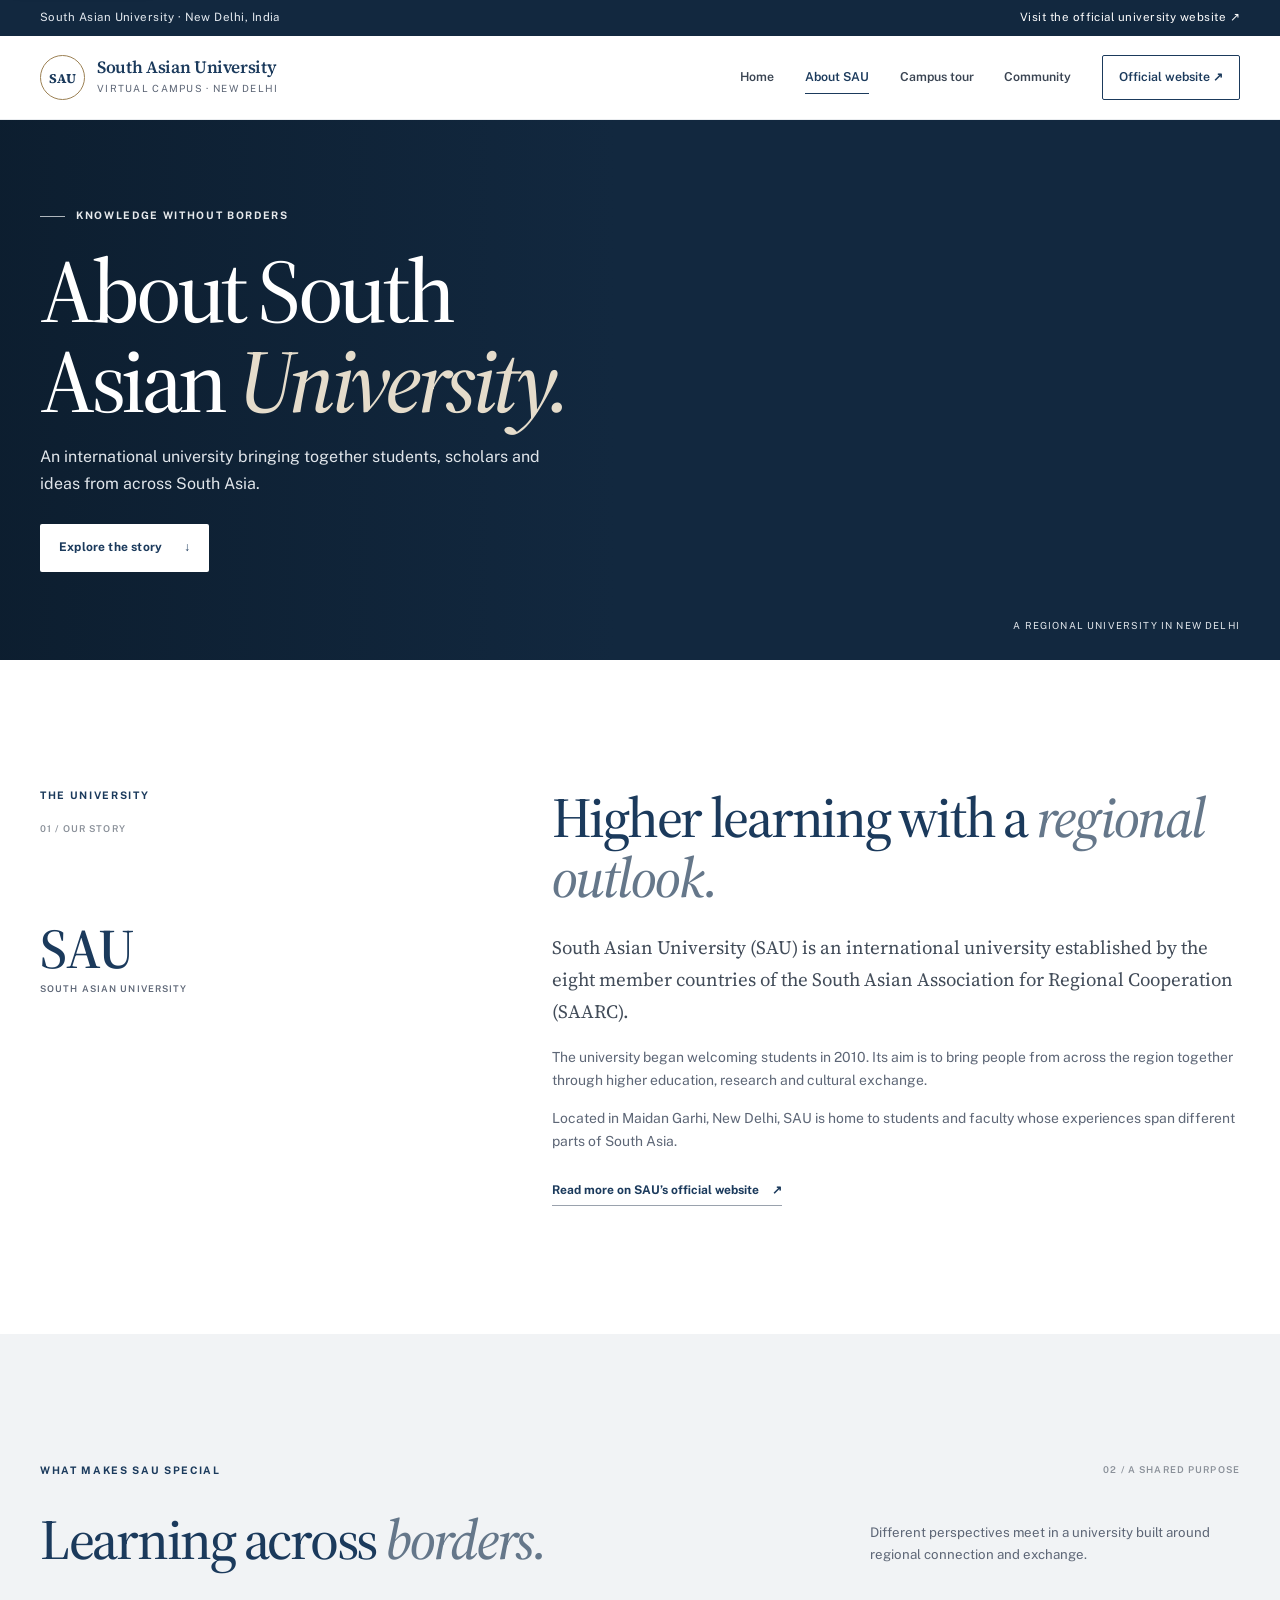
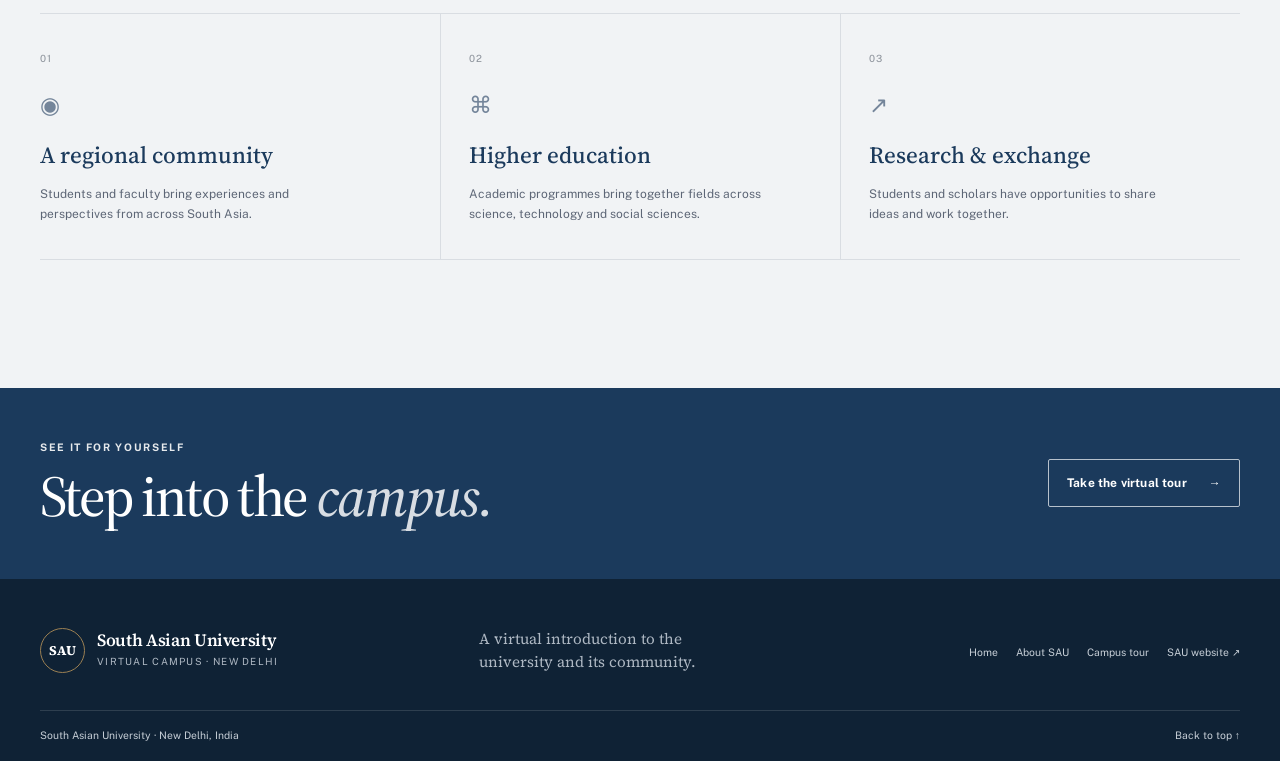
<file: about.html>
<!doctype html>
<html lang="en">
<head>
  <meta charset="utf-8">
  <meta name="viewport" content="width=device-width, initial-scale=1">
  <meta name="description" content="Learn about South Asian University, its regional mission and diverse academic community.">
  <meta name="theme-color" content="#1b3a5c">
  <title>About SAU | South Asian University</title>
  <link rel="preconnect" href="https://fonts.googleapis.com">
  <link rel="preconnect" href="https://fonts.gstatic.com" crossorigin>
  <link href="https://fonts.googleapis.com/css2?family=Public+Sans:wght@400;500;600;700&family=Source+Serif+4:wght@500;600;700&display=swap" rel="stylesheet">
  <link rel="stylesheet" href="../css/style.css">
  <script src="../script.js" defer></script>
  <link rel="stylesheet" href="../style.css">
<script src="../js/script.js" defer></script>
<link rel="stylesheet" href="../css/style.css">
</head>
<body>
  <a class="skip-link" href="#main">Skip to content</a>
  <div class="utility-bar"><div class="container utility-inner"><span>South Asian University <span aria-hidden="true">·</span> New Delhi, India</span><a href="https://sau.int/" target="_blank" rel="noopener noreferrer">Visit the official university website <span aria-hidden="true">↗</span></a></div></div>
  <header class="site-header"><nav class="container navbar" aria-label="Main navigation"><a class="brand" href="../index.html" aria-label="South Asian University virtual campus home"><span class="brand-mark" aria-hidden="true">SAU</span><span class="brand-copy"><strong>South Asian University</strong><small>Virtual campus · New Delhi</small></span></a><button class="menu-toggle" type="button" aria-expanded="false" aria-controls="primary-navigation" aria-label="Open navigation"><span></span><span></span></button><ul class="nav-links" id="primary-navigation"><li><a href="../index.html">Home</a></li><li><a class="active" aria-current="page" href="about.html">About SAU</a></li><li><a href="../index.html#tour">Campus tour</a></li><li><a href="#community">Community</a></li><li><a class="nav-cta" href="https://sau.int/" target="_blank" rel="noopener noreferrer">Official website <span aria-hidden="true">↗</span></a></li></ul></nav></header>
  <main id="main">
    <section class="about-hero"><div class="about-hero-image" role="img" aria-label="South Asian University hostel building in New Delhi"></div><div class="about-hero-overlay"></div><div class="container about-hero-content"><p class="eyebrow eyebrow-light"><span class="eyebrow-rule"></span> Knowledge without borders</p><h1>About South<br>Asian <em>University.</em></h1><p>An international university bringing together students, scholars and ideas from across South Asia.</p><a class="button button-light" href="#story">Explore the story <span aria-hidden="true">↓</span></a></div><div class="about-hero-tag">A regional university in New Delhi</div></section>
    <section class="section-space story-section" id="story"><div class="container story-grid"><div class="story-side"><span class="eyebrow">The university</span><span class="section-number">01 / OUR STORY</span><div class="story-side-mark" aria-hidden="true">SAU<span>South Asian University</span></div></div><div class="story-copy"><h2>Higher learning with a <em>regional outlook.</em></h2><p class="story-lede">South Asian University (SAU) is an international university established by the eight member countries of the South Asian Association for Regional Cooperation (SAARC).</p><p>The university began welcoming students in 2010. Its aim is to bring people from across the region together through higher education, research and cultural exchange.</p><p>Located in Maidan Garhi, New Delhi, SAU is home to students and faculty whose experiences span different parts of South Asia.</p><a class="underlined-link" href="https://sau.int/about/" target="_blank" rel="noopener noreferrer">Read more on SAU’s official website <span aria-hidden="true">↗</span></a></div></div></section>
    <section class="mission-section section-space" id="community"><div class="container"><div class="section-topline"><span class="eyebrow">What makes SAU special</span><span class="section-number">02 / A SHARED PURPOSE</span></div><div class="mission-heading"><h2>Learning across <em>borders.</em></h2><p>Different perspectives meet in a university built around regional connection and exchange.</p></div><div class="mission-grid"><article class="mission-card"><span class="mission-number">01</span><div class="mission-symbol" aria-hidden="true">◉</div><h3>A regional community</h3><p>Students and faculty bring experiences and perspectives from across South Asia.</p></article><article class="mission-card"><span class="mission-number">02</span><div class="mission-symbol" aria-hidden="true">⌘</div><h3>Higher education</h3><p>Academic programmes bring together fields across science, technology and social sciences.</p></article><article class="mission-card"><span class="mission-number">03</span><div class="mission-symbol" aria-hidden="true">↗</div><h3>Research &amp; exchange</h3><p>Students and scholars have opportunities to share ideas and work together.</p></article></div></div></section>
    <section class="about-cta"><div class="container about-cta-inner"><div><p class="eyebrow eyebrow-light">See it for yourself</p><h2>Step into the <em>campus.</em></h2></div><a class="button button-outline" href="../index.html#tour">Take the virtual tour <span aria-hidden="true">→</span></a></div></section>
  </main>
  <footer class="site-footer"><div class="container footer-main"><a class="brand brand-footer" href="../index.html"><span class="brand-mark" aria-hidden="true">SAU</span><span class="brand-copy"><strong>South Asian University</strong><small>Virtual campus · New Delhi</small></span></a><p class="footer-note">A virtual introduction to the university and its community.</p><ul class="footer-nav"><li><a href="../index.html">Home</a></li><li><a href="about.html">About SAU</a></li><li><a href="../index.html#tour">Campus tour</a></li><li><a href="https://sau.int/" target="_blank" rel="noopener noreferrer">SAU website ↗</a></li></ul></div><div class="container footer-bottom"><span>South Asian University · New Delhi, India</span><a href="#main">Back to top ↑</a></div></footer>
</body>
</html>
</file>
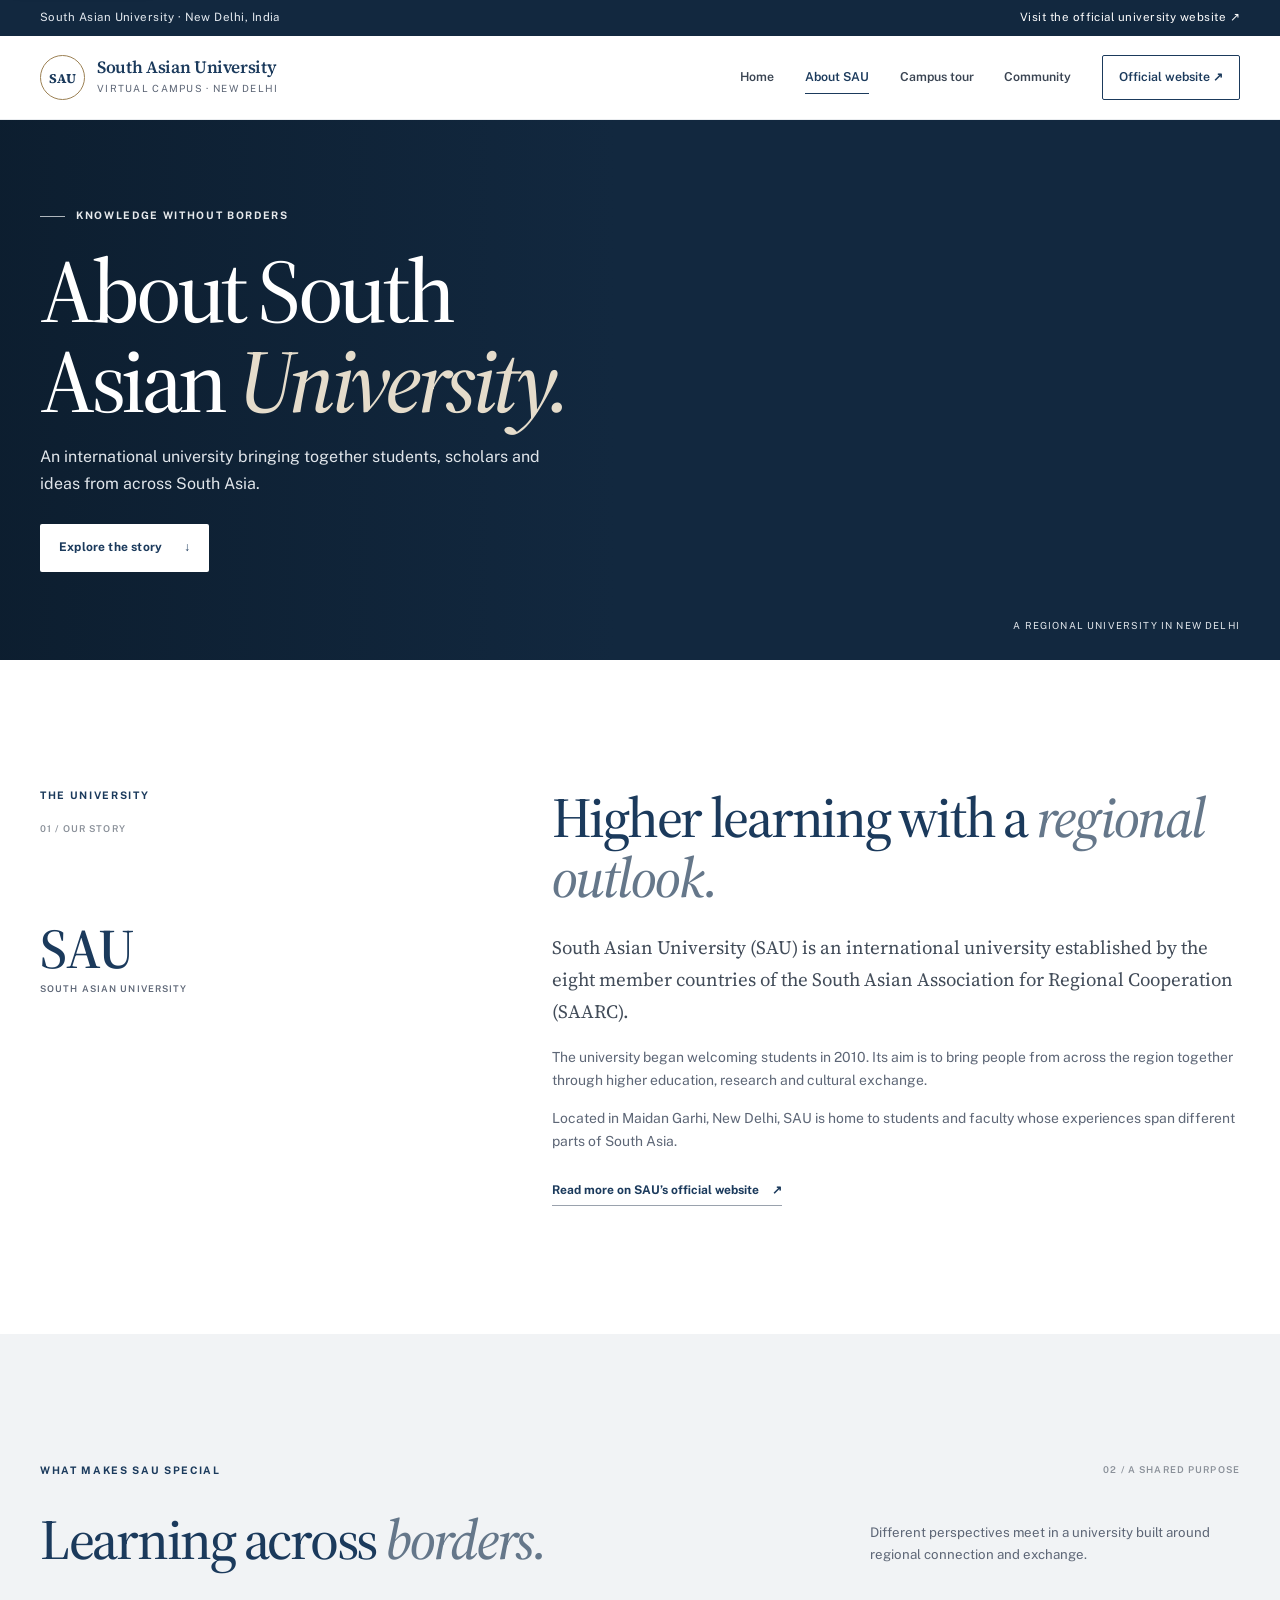
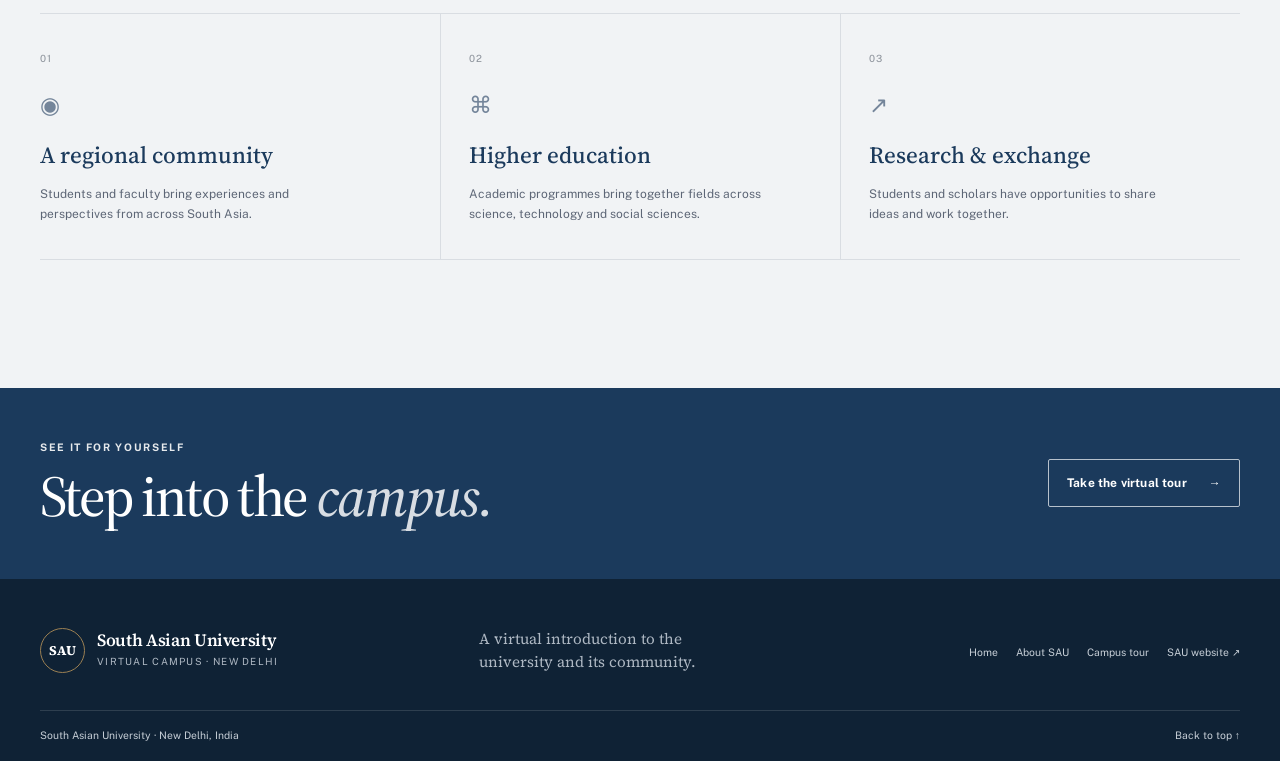
<file: pages/about.html>
<!doctype html>
<html lang="en">
<head>
  <meta charset="utf-8">
  <meta name="viewport" content="width=device-width, initial-scale=1">
  <meta name="description" content="Learn about South Asian University, its regional mission and diverse academic community.">
  <meta name="theme-color" content="#1b3a5c">
  <title>About SAU | South Asian University</title>
  <link rel="preconnect" href="https://fonts.googleapis.com">
  <link rel="preconnect" href="https://fonts.gstatic.com" crossorigin>
  <link href="https://fonts.googleapis.com/css2?family=Public+Sans:wght@400;500;600;700&family=Source+Serif+4:wght@500;600;700&display=swap" rel="stylesheet">
  <link rel="stylesheet" href="../css/style.css">
  <script src="../script.js" defer></script>
  <link rel="stylesheet" href="../style.css">
<script src="../js/script.js" defer></script>
<link rel="stylesheet" href="../css/style.css">
</head>
<body>
  <a class="skip-link" href="#main">Skip to content</a>
  <div class="utility-bar"><div class="container utility-inner"><span>South Asian University <span aria-hidden="true">·</span> New Delhi, India</span><a href="https://sau.int/" target="_blank" rel="noopener noreferrer">Visit the official university website <span aria-hidden="true">↗</span></a></div></div>
  <header class="site-header"><nav class="container navbar" aria-label="Main navigation"><a class="brand" href="../index.html" aria-label="South Asian University virtual campus home"><span class="brand-mark" aria-hidden="true">SAU</span><span class="brand-copy"><strong>South Asian University</strong><small>Virtual campus · New Delhi</small></span></a><button class="menu-toggle" type="button" aria-expanded="false" aria-controls="primary-navigation" aria-label="Open navigation"><span></span><span></span></button><ul class="nav-links" id="primary-navigation"><li><a href="../index.html">Home</a></li><li><a class="active" aria-current="page" href="about.html">About SAU</a></li><li><a href="../index.html#tour">Campus tour</a></li><li><a href="#community">Community</a></li><li><a class="nav-cta" href="https://sau.int/" target="_blank" rel="noopener noreferrer">Official website <span aria-hidden="true">↗</span></a></li></ul></nav></header>
  <main id="main">
    <section class="about-hero"><div class="about-hero-image" role="img" aria-label="South Asian University hostel building in New Delhi"></div><div class="about-hero-overlay"></div><div class="container about-hero-content"><p class="eyebrow eyebrow-light"><span class="eyebrow-rule"></span> Knowledge without borders</p><h1>About South<br>Asian <em>University.</em></h1><p>An international university bringing together students, scholars and ideas from across South Asia.</p><a class="button button-light" href="#story">Explore the story <span aria-hidden="true">↓</span></a></div><div class="about-hero-tag">A regional university in New Delhi</div></section>
    <section class="section-space story-section" id="story"><div class="container story-grid"><div class="story-side"><span class="eyebrow">The university</span><span class="section-number">01 / OUR STORY</span><div class="story-side-mark" aria-hidden="true">SAU<span>South Asian University</span></div></div><div class="story-copy"><h2>Higher learning with a <em>regional outlook.</em></h2><p class="story-lede">South Asian University (SAU) is an international university established by the eight member countries of the South Asian Association for Regional Cooperation (SAARC).</p><p>The university began welcoming students in 2010. Its aim is to bring people from across the region together through higher education, research and cultural exchange.</p><p>Located in Maidan Garhi, New Delhi, SAU is home to students and faculty whose experiences span different parts of South Asia.</p><a class="underlined-link" href="https://sau.int/about/" target="_blank" rel="noopener noreferrer">Read more on SAU’s official website <span aria-hidden="true">↗</span></a></div></div></section>
    <section class="mission-section section-space" id="community"><div class="container"><div class="section-topline"><span class="eyebrow">What makes SAU special</span><span class="section-number">02 / A SHARED PURPOSE</span></div><div class="mission-heading"><h2>Learning across <em>borders.</em></h2><p>Different perspectives meet in a university built around regional connection and exchange.</p></div><div class="mission-grid"><article class="mission-card"><span class="mission-number">01</span><div class="mission-symbol" aria-hidden="true">◉</div><h3>A regional community</h3><p>Students and faculty bring experiences and perspectives from across South Asia.</p></article><article class="mission-card"><span class="mission-number">02</span><div class="mission-symbol" aria-hidden="true">⌘</div><h3>Higher education</h3><p>Academic programmes bring together fields across science, technology and social sciences.</p></article><article class="mission-card"><span class="mission-number">03</span><div class="mission-symbol" aria-hidden="true">↗</div><h3>Research &amp; exchange</h3><p>Students and scholars have opportunities to share ideas and work together.</p></article></div></div></section>
    <section class="about-cta"><div class="container about-cta-inner"><div><p class="eyebrow eyebrow-light">See it for yourself</p><h2>Step into the <em>campus.</em></h2></div><a class="button button-outline" href="../index.html#tour">Take the virtual tour <span aria-hidden="true">→</span></a></div></section>
  </main>
  <footer class="site-footer"><div class="container footer-main"><a class="brand brand-footer" href="../index.html"><span class="brand-mark" aria-hidden="true">SAU</span><span class="brand-copy"><strong>South Asian University</strong><small>Virtual campus · New Delhi</small></span></a><p class="footer-note">A virtual introduction to the university and its community.</p><ul class="footer-nav"><li><a href="../index.html">Home</a></li><li><a href="about.html">About SAU</a></li><li><a href="../index.html#tour">Campus tour</a></li><li><a href="https://sau.int/" target="_blank" rel="noopener noreferrer">SAU website ↗</a></li></ul></div><div class="container footer-bottom"><span>South Asian University · New Delhi, India</span><a href="#main">Back to top ↑</a></div></footer>
</body>
</html>
</file>
<file: css/style.css>
:root {
  --navy: #1b3a5c;
  --navy-dark: #12283f;
  --light: #f1f3f5;
  --text: #1a1f2b;
  --muted: #5d6676;
  --border: #e3e6ea;
  --white: #ffffff;
  --radius: 10px;
  --heading-font: "Source Serif 4", Georgia, serif;
  --body-font: "Public Sans", Arial, sans-serif;
}

* { box-sizing: border-box; }
html { scroll-behavior: smooth; scroll-padding-top: 96px; }
body { margin: 0; background: var(--white); color: var(--text); font: 400 16px/1.7 var(--body-font); -webkit-font-smoothing: antialiased; }
body, button, input { font-family: var(--body-font); }
img { display: block; width: 100%; object-fit: cover; }
a { color: inherit; text-decoration: none; }
button, input { font: inherit; }
button { color: inherit; }
::selection { background: var(--navy); color: var(--white); }
:focus-visible { outline: 3px solid #bf9653; outline-offset: 4px; }
.container { width: min(1200px, calc(100% - 56px)); margin-inline: auto; }
.skip-link { position: fixed; z-index: 100; top: 10px; left: 10px; padding: 10px 16px; transform: translateY(-160%); background: var(--white); color: var(--navy); box-shadow: 0 4px 18px #0002; }
.skip-link:focus { transform: translateY(0); }
.utility-bar { background: var(--navy-dark); color: #e5ebf1; font-size: .72rem; letter-spacing: .04em; }
.utility-inner { min-height: 36px; display: flex; align-items: center; justify-content: space-between; gap: 20px; }
.utility-inner a { color: #fff; transition: opacity .2s ease; }
.utility-inner a:hover { opacity: .72; }
.site-header { position: sticky; z-index: 20; top: 0; background: rgb(255 255 255 / 96%); border-bottom: 1px solid rgb(227 230 234 / 76%); backdrop-filter: blur(14px); }
.navbar { min-height: 83px; display: flex; align-items: center; justify-content: space-between; gap: 28px; }
.brand { display: inline-flex; align-items: center; gap: 12px; flex: 0 0 auto; color: var(--navy); }
.brand-mark { width: 45px; height: 45px; display: grid; place-items: center; border: 1px solid #9b8053; border-radius: 50%; font: 700 .83rem var(--heading-font); letter-spacing: .02em; }
.brand-copy strong, .brand-copy small { display: block; }
.brand-copy strong { font: 600 1.08rem/1.2 var(--heading-font); letter-spacing: -.02em; }
.brand-copy small { margin-top: 4px; color: var(--muted); font-size: .62rem; letter-spacing: .13em; text-transform: uppercase; }
.nav-links { display: flex; align-items: center; gap: clamp(16px, 2.4vw, 34px); margin: 0; padding: 0; list-style: none; }
.nav-links a { position: relative; display: inline-block; padding-block: 10px; color: #3b4553; font-size: .77rem; font-weight: 600; transition: color .2s ease; }
.nav-links a:not(.nav-cta)::after { position: absolute; right: 0; bottom: 4px; left: 0; height: 1px; transform: scaleX(0); transform-origin: right; background: var(--navy); content: ""; transition: transform .2s ease; }
.nav-links a:hover, .nav-links a.active { color: var(--navy); }
.nav-links a:hover::after, .nav-links a.active::after { transform: scaleX(1); transform-origin: left; }
.nav-links .nav-cta { padding: 11px 16px; border: 1px solid var(--navy); border-radius: 2px; color: var(--navy); }
.nav-links .nav-cta:hover { background: var(--navy); color: var(--white); }
.menu-toggle { display: none; width: 42px; height: 42px; padding: 10px; border: 1px solid var(--border); border-radius: 2px; background: var(--white); cursor: pointer; }
.menu-toggle span { display: block; height: 1px; margin: 5px 0; background: var(--navy); transition: transform .2s ease; }

.hero { position: relative; min-height: min(690px, calc(100vh - 119px)); display: flex; align-items: center; overflow: hidden; background: var(--navy-dark); color: var(--white); }
.hero-image, .hero-shade { position: absolute; inset: 0; }
.hero-image { background: url("https://sau.int/wp-content/uploads/2026/11/WEBSITE-NEW.jpg.jpeg") center 48% / cover no-repeat; transform: scale(1.015); animation: hero-arrive 1.1s ease-out both; }
.hero-shade { background: linear-gradient(90deg, rgb(13 31 49 / 91%) 0%, rgb(18 40 63 / 77%) 42%, rgb(18 40 63 / 22%) 100%), linear-gradient(0deg, rgb(12 28 44 / 28%), transparent 32%); }
.hero-inner { position: relative; z-index: 1; min-height: inherit; display: flex; align-items: center; padding-block: 84px; }
.hero-copy { max-width: 710px; padding-bottom: 6px; animation: copy-arrive .8s .12s both; }
.eyebrow { display: flex; align-items: center; gap: 11px; margin: 0; color: var(--navy); font-size: .65rem; font-weight: 700; letter-spacing: .16em; line-height: 1.5; text-transform: uppercase; }
.eyebrow-light { color: #e6e9ec; }
.eyebrow-rule { width: 25px; height: 1px; background: currentColor; opacity: .75; }
h1, h2, h3, p { margin-top: 0; }
h1, h2, h3 { font-family: var(--heading-font); font-weight: 500; }
.hero h1 { max-width: 760px; margin: 25px 0 22px; font-size: clamp(3.6rem, 7.4vw, 6.8rem); letter-spacing: -.055em; line-height: .99; }
h1 em, h2 em { font-weight: 500; }
.hero h1 em { color: #e5dccb; }
.hero-lede { max-width: 530px; margin-bottom: 32px; color: #e2e7ec; font-size: clamp(.98rem, 1.35vw, 1.13rem); line-height: 1.8; }
.hero-actions { display: flex; align-items: center; gap: 28px; }
.button { display: inline-flex; min-height: 48px; align-items: center; justify-content: center; gap: 22px; padding: 12px 18px; border: 1px solid transparent; border-radius: 2px; font-size: .75rem; font-weight: 700; letter-spacing: .015em; transition: background .2s ease, color .2s ease, border-color .2s ease, transform .2s ease; }
.button:hover { transform: translateY(-2px); }
.button-light { background: var(--white); color: var(--navy); }
.button-light:hover { background: var(--light); }
.hero-text-link { color: var(--white); font-size: .75rem; font-weight: 600; }
.hero-text-link span { padding-left: 8px; transition: padding .2s ease; }
.hero-text-link:hover span { padding-left: 13px; }
.hero-caption { position: absolute; right: 0; bottom: 30px; display: flex; align-items: center; gap: 7px; margin: 0; color: #e8ebef; font-size: .65rem; letter-spacing: .08em; text-transform: uppercase; }
.hero-index { position: absolute; right: 30px; top: 50%; display: flex; align-items: center; gap: 9px; color: rgb(255 255 255 / 82%); font-size: .6rem; letter-spacing: .12em; writing-mode: vertical-rl; }
.hero-index span { width: 1px; height: 35px; background: #fff8; }

.section-space { padding-block: clamp(76px, 10vw, 132px); }
.intro { background: var(--white); }
.intro-grid { display: grid; grid-template-columns: .75fr 1.55fr .72fr; gap: clamp(28px, 6vw, 86px); align-items: start; }
.intro-label { display: flex; flex-direction: column; align-items: flex-start; gap: 24px; padding-top: 12px; }
.intro-index, .section-number { color: #8a9099; font-size: .59rem; font-weight: 600; letter-spacing: .12em; }
.intro-content h2, .section-heading-row h2, .discover-heading h2, .mission-heading h2, .story-copy h2 { margin: 0 0 24px; color: var(--navy); font-size: clamp(2.5rem, 4.4vw, 4.1rem); letter-spacing: -.04em; line-height: 1.07; }
.intro-content h2 em, .section-heading-row h2 em, .discover-heading h2 em, .mission-heading h2 em, .story-copy h2 em { color: #65778a; }
.intro-lede { max-width: 610px; margin: 0 0 24px; color: #424c59; font: 400 clamp(1.05rem, 1.55vw, 1.3rem)/1.72 var(--heading-font); }
.underlined-link { display: inline-flex; align-items: center; gap: 13px; padding-bottom: 5px; border-bottom: 1px solid #9aa2ad; color: var(--navy); font-size: .75rem; font-weight: 700; transition: border-color .2s ease, gap .2s ease; }
.underlined-link:hover { gap: 18px; border-color: var(--navy); }
.intro-aside { position: relative; margin-top: 64px; padding: 26px 0 0 22px; border-left: 1px solid var(--border); }
.aside-mark { position: absolute; top: -17px; left: 18px; color: #a1a8b0; font: 500 3rem/1 var(--heading-font); }
.intro-aside p { margin: 0; color: #4d5866; font: 500 1.12rem/1.55 var(--heading-font); }
.aside-rule { display: block; width: 35px; height: 1px; margin-top: 20px; background: #85909b; }

.tour-section { background: var(--light); }
.section-topline { display: flex; justify-content: space-between; align-items: center; gap: 20px; }
.section-heading-row { display: flex; align-items: end; justify-content: space-between; gap: 30px; margin: 28px 0 34px; }
.section-heading-row h2 { margin-bottom: 12px; }
.section-intro { max-width: 580px; margin: 0; color: var(--muted); font-size: .93rem; }
.theme-toggle { display: inline-flex; flex: 0 0 auto; align-items: center; gap: 9px; padding: 9px 12px; border: 1px solid #cbd0d7; border-radius: 2px; background: transparent; color: var(--navy); font-size: .69rem; font-weight: 600; cursor: pointer; transition: background .2s ease, color .2s ease; }
.theme-toggle:hover { background: var(--navy); color: var(--white); }
.theme-icon { font-size: 1rem; }
.tour-tools { display: grid; grid-template-columns: 1fr minmax(260px, 430px) 1fr; align-items: center; gap: 16px; padding: 16px 0; border-top: 1px solid #dadddf; border-bottom: 1px solid #dadddf; }
.search-label { color: #4c5562; font-size: .7rem; font-weight: 600; }
.search-wrap { display: flex; align-items: center; gap: 10px; padding: 9px 12px; border: 1px solid #cbd0d7; background: var(--white); color: #737c87; }
.search-wrap input { width: 100%; min-width: 0; padding: 0; border: 0; outline: 0; background: transparent; color: var(--text); font-size: .7rem; }
.search-wrap input::placeholder { color: #9299a2; }
.search-wrap kbd { min-width: 20px; padding: 1px 5px; border: 1px solid var(--border); border-radius: 2px; color: #858c95; font: inherit; font-size: .61rem; text-align: center; }
.result-count { margin: 0; color: #737c87; font-size: .67rem; text-align: right; }
.result-count span { color: var(--navy); font-weight: 700; }
.tour-grid { display: grid; grid-template-columns: repeat(4, minmax(0, 1fr)); gap: 22px; margin-top: 26px; }
.tour-card { min-width: 0; background: var(--white); transition: transform .25s ease, box-shadow .25s ease; }
.tour-card:hover { transform: translateY(-4px); box-shadow: 0 18px 44px #142a4215; }
.tour-image { position: relative; display: block; height: clamp(190px, 23vw, 280px); overflow: hidden; background: #c7ced4; }
.tour-image::after { position: absolute; inset: 55% 0 0; background: linear-gradient(0deg, #10283f5c, transparent); content: ""; }
.tour-image img { height: 100%; transition: transform .6s cubic-bezier(.2,.7,.2,1); }
.tour-card:hover .tour-image img { transform: scale(1.04); }
.image-grounds img { object-position: 34% center; }
.image-community img { object-position: center 40%; }
.image-count { position: absolute; z-index: 1; right: 16px; bottom: 14px; color: var(--white); font-size: .68rem; font-weight: 700; letter-spacing: .04em; }
.image-count span { color: #ffffffb3; font-weight: 400; }
.tour-card-body { padding: 21px 22px 23px; }
.card-meta { display: flex; justify-content: space-between; align-items: center; margin-bottom: 11px; color: #777f89; font-size: .58rem; font-weight: 700; letter-spacing: .1em; text-transform: uppercase; }
.card-arrow { color: #88919a; font-size: .9rem; }
.tour-card h3 { margin: 0 0 7px; color: var(--navy); font-size: 1.38rem; letter-spacing: -.025em; }
.tour-card-body p { min-height: 48px; margin: 0 0 17px; color: var(--muted); font-size: .76rem; line-height: 1.65; }
.tour-card-body .availability-note { min-height: 0; margin: 10px 0 0; color: #737c87; font-size: .62rem; font-style: italic; }
.details-button { display: inline-flex; align-items: center; gap: 10px; padding: 0 0 3px; border: 0; border-bottom: 1px solid #9aa2ad; background: transparent; color: var(--navy); font-size: .68rem; font-weight: 700; cursor: pointer; transition: gap .2s ease; }
.details-button:hover { gap: 15px; }
.no-results { margin: 28px 0 0; padding: 28px; border: 1px dashed #b9c0c8; color: var(--muted); text-align: center; }

.discover-section { background: var(--white); }
.discover-grid { display: grid; grid-template-columns: .8fr 1.2fr; gap: clamp(50px, 10vw, 150px); }
.discover-heading .section-topline { display: block; }
.discover-heading .section-number { display: block; margin-top: 17px; }
.discover-heading h2 { margin: 35px 0 17px; }
.discover-heading > p { max-width: 390px; color: var(--muted); font-size: .86rem; }
.discover-links { border-top: 1px solid var(--border); }
.discover-link { display: grid; grid-template-columns: 45px 1fr 24px; gap: 16px; align-items: center; padding: 21px 0; border-bottom: 1px solid var(--border); transition: padding .2s ease; }
.discover-link:hover { padding-inline: 8px; }
.link-index { align-self: start; padding-top: 3px; color: #858d97; font-size: .62rem; letter-spacing: .08em; }
.discover-link strong, .discover-link small { display: block; }
.discover-link strong { color: var(--navy); font: 600 1.23rem/1.3 var(--heading-font); }
.discover-link small { margin-top: 4px; color: var(--muted); font-size: .68rem; }
.link-arrow { color: #738092; text-align: right; transition: transform .2s ease; }
.discover-link:hover .link-arrow { transform: translate(3px, -3px); }
.closing-banner { position: relative; overflow: hidden; padding: clamp(70px, 9vw, 110px) 0; background: var(--navy-dark); color: var(--white); }
.closing-inner { position: relative; z-index: 1; }
.closing-banner h2 { margin: 22px 0 26px; font-size: clamp(3rem, 6vw, 5.7rem); letter-spacing: -.045em; line-height: .98; }
.closing-banner h2 em { color: #dce1e6; }
.button-outline { border-color: #b7c1cc; color: var(--white); }
.button-outline:hover { border-color: var(--white); background: var(--white); color: var(--navy); }
.closing-ornament { position: absolute; right: max(4%, calc((100vw - 1200px)/2)); bottom: -108px; color: #ffffff08; font: 700 clamp(12rem, 33vw, 31rem)/1 var(--heading-font); letter-spacing: -.09em; }

.location-dialog { width: min(530px, calc(100% - 32px)); padding: clamp(25px, 5vw, 44px); border: 0; border-top: 3px solid #9b8053; border-radius: var(--radius); background: var(--white); color: var(--text); box-shadow: 0 24px 70px #0615244d; }
.location-dialog::backdrop { background: #0c1e30b3; backdrop-filter: blur(3px); }
.dialog-close { float: right; width: 35px; height: 35px; border: 1px solid var(--border); border-radius: 50%; background: transparent; color: var(--navy); font-size: 1.35rem; line-height: 1; cursor: pointer; }
.location-dialog .eyebrow { margin: 6px 0 12px; }
.location-dialog h2 { margin: 0 0 12px; color: var(--navy); font-size: 2.3rem; line-height: 1.15; }
.location-dialog > p:not(.eyebrow) { margin-bottom: 22px; color: var(--muted); font-size: .9rem; }

.site-footer { padding: 48px 0 0; background: #0f2235; color: #e5e9ee; }
.footer-main { display: grid; grid-template-columns: 1fr .8fr 1fr; gap: 35px; align-items: center; padding-bottom: 36px; }
.brand-footer { color: var(--white); }
.brand-footer .brand-mark { border-color: #9b8053; }
.brand-footer .brand-copy small { color: #aeb8c3; }
.footer-note { max-width: 245px; margin: 0; color: #aeb8c3; font: 400 .95rem/1.55 var(--heading-font); }
.footer-nav { display: flex; flex-wrap: wrap; justify-content: flex-end; gap: 9px 18px; margin: 0; padding: 0; list-style: none; }
.footer-nav a, .footer-bottom { color: #c7cfd7; font-size: .65rem; }
.footer-nav a:hover, .footer-bottom a:hover { color: var(--white); }
.footer-bottom { display: flex; justify-content: space-between; gap: 16px; padding-block: 16px; border-top: 1px solid #ffffff21; }

/* About page */
.about-hero { position: relative; min-height: 540px; display: flex; align-items: center; overflow: hidden; background: var(--navy-dark); color: var(--white); }
.about-hero-image, .about-hero-overlay { position: absolute; inset: 0; }
.about-hero-image { background: url("https://sau.int/wp-content/uploads/2026/01/RJ301382-11-1024x683.jpg") center 45% / cover no-repeat; }
.about-hero-overlay { background: linear-gradient(90deg, #0c1d2ee8 0%, #12283fbd 48%, #12283f45 100%), linear-gradient(0deg, #12283f40, transparent 45%); }
.about-hero-content { position: relative; z-index: 1; padding-block: 75px; }
.about-hero h1 { margin: 22px 0 18px; font-size: clamp(3.5rem, 7vw, 6.1rem); letter-spacing: -.05em; line-height: 1; }
.about-hero h1 em { color: #e5dccb; }
.about-hero-content > p:not(.eyebrow) { max-width: 510px; margin-bottom: 26px; color: #e1e6eb; }
.about-hero-tag { position: absolute; right: max(28px, calc((100vw - 1200px)/2)); bottom: 25px; color: #e1e6eb; font-size: .61rem; letter-spacing: .12em; text-transform: uppercase; }
.story-section { background: var(--white); }
.story-grid { display: grid; grid-template-columns: .7fr 1.3fr; gap: clamp(50px, 11vw, 160px); }
.story-side { display: flex; flex-direction: column; align-items: flex-start; gap: 17px; }
.story-side-mark { display: flex; flex-direction: column; gap: 8px; margin-top: 68px; color: var(--navy); font: 600 3.5rem/.95 var(--heading-font); }
.story-side-mark span { color: var(--muted); font: 600 .58rem var(--body-font); letter-spacing: .12em; text-transform: uppercase; }
.story-copy h2 { max-width: 720px; margin-bottom: 22px; }
.story-lede { color: #424c59; font: 400 1.18rem/1.7 var(--heading-font); }
.story-copy > p:not(.story-lede) { color: var(--muted); font-size: .87rem; }
.story-copy .underlined-link { margin-top: 12px; }
.mission-section { background: var(--light); }
.mission-heading { display: flex; align-items: end; justify-content: space-between; gap: 30px; margin: 32px 0 42px; }
.mission-heading h2 { margin: 0; }
.mission-heading > p { max-width: 370px; margin: 0 0 5px; color: var(--muted); font-size: .83rem; }
.mission-grid { display: grid; grid-template-columns: repeat(3, 1fr); border-top: 1px solid #d9dde2; border-bottom: 1px solid #d9dde2; }
.mission-card { position: relative; min-height: 245px; padding: 29px 28px 28px 0; }
.mission-card + .mission-card { padding-left: 28px; border-left: 1px solid #d9dde2; }
.mission-number { color: #8a9099; font-size: .62rem; letter-spacing: .1em; }
.mission-symbol { margin: 15px 0 12px; color: #74859a; font-size: 1.45rem; }
.mission-card h3 { margin: 0 0 8px; color: var(--navy); font-size: 1.45rem; }
.mission-card p { max-width: 310px; margin: 0; color: var(--muted); font-size: .75rem; }
.about-cta { padding: 52px 0; background: var(--navy); color: var(--white); }
.about-cta-inner { display: flex; align-items: center; justify-content: space-between; gap: 25px; }
.about-cta h2 { margin: 11px 0 0; font-size: clamp(2.4rem, 4.5vw, 3.7rem); letter-spacing: -.04em; line-height: 1.05; }
.about-cta h2 em { color: #d8dde3; }

/* Evening view is a user-controlled, reversible preference. */
body.dark-mode { background: #101e2b; color: #e5eaf0; }
body.dark-mode .site-header { background: rgb(18 40 63 / 97%); border-color: #ffffff1c; }
body.dark-mode .brand, body.dark-mode .nav-links a, body.dark-mode .intro-content h2, body.dark-mode .section-heading-row h2, body.dark-mode .discover-heading h2, body.dark-mode .story-copy h2, body.dark-mode .mission-heading h2 { color: #eef2f5; }
body.dark-mode .brand-copy small, body.dark-mode .nav-links a:not(.nav-cta), body.dark-mode .intro-lede, body.dark-mode .intro-aside p, body.dark-mode .section-intro, body.dark-mode .discover-heading > p, body.dark-mode .story-copy > p, body.dark-mode .story-lede { color: #c4cbd3; }
body.dark-mode .nav-links .nav-cta { border-color: #c4cbd3; color: #f1f3f5; }
body.dark-mode .nav-links .nav-cta:hover { background: #f1f3f5; color: #12283f; }
body.dark-mode .intro, body.dark-mode .discover-section, body.dark-mode .story-section { background: #101e2b; }
body.dark-mode .tour-section, body.dark-mode .mission-section { background: #172a3b; }
body.dark-mode .tour-card, body.dark-mode .search-wrap, body.dark-mode .location-dialog { background: #20364a; color: #e5eaf0; }
body.dark-mode .tour-card h3, body.dark-mode .discover-link strong, body.dark-mode .mission-card h3, body.dark-mode .location-dialog h2 { color: #eef2f5; }
body.dark-mode .tour-card-body p, body.dark-mode .discover-link small, body.dark-mode .mission-card p, body.dark-mode .location-dialog > p:not(.eyebrow) { color: #c4cbd3; }
body.dark-mode .tour-card-body .availability-note { color: #b8c3ce; }
body.dark-mode .discover-link, body.dark-mode .discover-links { border-color: #ffffff24; }
body.dark-mode .tour-tools, body.dark-mode .mission-grid, body.dark-mode .mission-card + .mission-card { border-color: #ffffff28; }
body.dark-mode .search-wrap input { color: #f3f5f7; }
body.dark-mode .theme-toggle { border-color: #8492a0; color: #eef2f5; }
body.dark-mode .theme-toggle:hover { background: #f1f3f5; color: #12283f; }
body.dark-mode .underlined-link { border-color: #8f9aa6; color: #eef2f5; }
body.dark-mode .mission-heading h2 em, body.dark-mode .story-copy h2 em, body.dark-mode .discover-heading h2 em { color: #b6c2ce; }

@keyframes hero-arrive { from { transform: scale(1.055); } to { transform: scale(1.015); } }
@keyframes copy-arrive { from { opacity: 0; transform: translateY(13px); } to { opacity: 1; transform: translateY(0); } }
@media (prefers-reduced-motion: reduce) { *, *::before, *::after { scroll-behavior: auto !important; animation-duration: .01ms !important; animation-iteration-count: 1 !important; transition-duration: .01ms !important; } }

@media (max-width: 940px) {
  .container { width: min(100% - 44px, 760px); }
  .navbar { min-height: 74px; }
  .menu-toggle { display: block; }
  .nav-links { position: absolute; top: calc(100% - 1px); right: 0; left: 0; display: none; flex-direction: column; align-items: stretch; gap: 2px; padding: 12px 22px 22px; border-bottom: 1px solid var(--border); background: var(--white); box-shadow: 0 14px 22px #142a4212; }
  .nav-links.is-open { display: flex; }
  .nav-links a { padding: 10px 0; }
  .nav-links .nav-cta { margin-top: 6px; padding: 10px 14px; text-align: center; }
  body.dark-mode .nav-links { background: #12283f; border-color: #ffffff20; }
  .hero { min-height: 590px; }
  .hero-index { display: none; }
  .intro-grid { grid-template-columns: .65fr 1.35fr; gap: 32px; }
  .intro-aside { grid-column: 2; max-width: 360px; margin: 0 0 0 20px; }
  .tour-tools { grid-template-columns: 1fr minmax(220px, 1.5fr); }
  .tour-grid { grid-template-columns: repeat(2, minmax(0, 1fr)); }
  .result-count { grid-column: 2; }
  .discover-grid { gap: 55px; }
  .footer-main { grid-template-columns: 1fr 1fr; }
  .footer-note { display: none; }
}

@media (max-width: 650px) {
  .container { width: calc(100% - 38px); }
  .utility-inner { min-height: 40px; flex-wrap: wrap; justify-content: center; gap: 1px 12px; padding-block: 7px; font-size: .62rem; }
  .navbar { min-height: 69px; }
  .brand-mark { width: 39px; height: 39px; font-size: .74rem; }
  .brand-copy strong { font-size: .95rem; }
  .brand-copy small { font-size: .55rem; }
  .hero { min-height: 620px; min-height: min(680px, calc(100svh - 109px)); }
  .hero-image { background-position: 59% center; }
  .hero-shade { background: linear-gradient(90deg, #0d1f31e8, #12283f99 76%, #12283f45), linear-gradient(0deg, #0c1c2a55, transparent 45%); }
  .hero-inner { padding-block: 76px; }
  .hero h1 { margin-block: 23px 18px; font-size: clamp(3.4rem, 13vw, 5.2rem); }
  .hero-lede { max-width: 430px; font-size: .94rem; }
  .hero-actions { align-items: flex-start; flex-direction: column; gap: 17px; }
  .hero-caption { right: auto; bottom: 18px; left: 19px; font-size: .55rem; }
  .section-space { padding-block: 72px; }
  .intro-grid { grid-template-columns: 1fr; gap: 21px; }
  .intro-label { gap: 10px; padding: 0; }
  .intro-index { display: none; }
  .intro-content h2, .section-heading-row h2, .discover-heading h2, .mission-heading h2, .story-copy h2 { font-size: clamp(2.45rem, 10vw, 3.5rem); }
  .intro-aside { grid-column: 1; max-width: 340px; margin: 10px 0 0 12px; }
  .section-topline { align-items: flex-start; }
  .section-number { font-size: .52rem; text-align: right; }
  .section-heading-row { align-items: flex-start; flex-direction: column; gap: 20px; margin: 25px 0 26px; }
  .section-heading-row h2 { margin-bottom: 10px; }
  .section-intro { font-size: .83rem; }
  .tour-tools { grid-template-columns: 1fr auto; gap: 10px; }
  .search-label { grid-column: 1 / -1; }
  .search-wrap { grid-column: 1 / -1; grid-row: 2; }
  .result-count { grid-column: 1 / -1; text-align: left; }
  .tour-grid { grid-template-columns: 1fr; gap: 17px; }
  .tour-image { height: 245px; }
  .tour-card-body { padding: 18px 19px 22px; }
  .tour-card-body p { min-height: auto; }
  .discover-grid { grid-template-columns: 1fr; gap: 32px; }
  .discover-heading h2 { margin-top: 25px; }
  .discover-link { grid-template-columns: 32px 1fr 20px; gap: 10px; padding-block: 18px; }
  .discover-link strong { font-size: 1.13rem; }
  .discover-link small { font-size: .64rem; }
  .closing-banner { padding-block: 70px; }
  .closing-banner h2 { font-size: clamp(3.4rem, 13vw, 5rem); }
  .footer-main { grid-template-columns: 1fr; gap: 23px; padding-bottom: 24px; }
  .footer-nav { justify-content: flex-start; gap: 9px 16px; }
  .footer-bottom { font-size: .57rem; }
  .about-hero { min-height: 540px; }
  .about-hero-image { background-position: 57% center; }
  .about-hero-overlay { background: linear-gradient(90deg, #0c1d2eeb, #12283f9c 84%, #12283f5c); }
  .about-hero h1 { font-size: clamp(3.3rem, 13vw, 5.1rem); }
  .about-hero-content > p:not(.eyebrow) { max-width: 390px; font-size: .9rem; }
  .about-hero-tag { right: 19px; bottom: 17px; font-size: .52rem; }
  .story-grid { grid-template-columns: 1fr; gap: 28px; }
  .story-side { flex-direction: row; align-items: center; justify-content: space-between; }
  .story-side-mark { display: none; }
  .story-lede { font-size: 1.07rem; }
  .mission-heading { align-items: flex-start; flex-direction: column; gap: 8px; margin: 24px 0 29px; }
  .mission-heading > p { max-width: 410px; }
  .mission-grid { grid-template-columns: 1fr; }
  .mission-card, .mission-card + .mission-card { min-height: auto; padding: 22px 0; border-left: 0; }
  .mission-card + .mission-card { border-top: 1px solid #d9dde2; }
  body.dark-mode .mission-card + .mission-card { border-color: #ffffff28; }
  .mission-symbol { display: inline-block; margin: 0 9px 0 15px; }
  .mission-card h3 { display: inline-block; margin: 0; font-size: 1.26rem; vertical-align: 2px; }
  .mission-card p { margin-top: 8px; }
  .about-cta-inner { align-items: flex-start; flex-direction: column; }
}
</file>
<file: style.css>
:root {
  --navy: #1b3a5c;
  --navy-dark: #12283f;
  --light: #f1f3f5;
  --text: #1a1f2b;
  --muted: #5d6676;
  --border: #e3e6ea;
  --white: #ffffff;
  --radius: 10px;
  --heading-font: "Source Serif 4", Georgia, serif;
  --body-font: "Public Sans", Arial, sans-serif;
}

* { box-sizing: border-box; }
html { scroll-behavior: smooth; scroll-padding-top: 96px; }
body { margin: 0; background: var(--white); color: var(--text); font: 400 16px/1.7 var(--body-font); -webkit-font-smoothing: antialiased; }
body, button, input { font-family: var(--body-font); }
img { display: block; width: 100%; object-fit: cover; }
a { color: inherit; text-decoration: none; }
button, input { font: inherit; }
button { color: inherit; }
::selection { background: var(--navy); color: var(--white); }
:focus-visible { outline: 3px solid #bf9653; outline-offset: 4px; }
.container { width: min(1200px, calc(100% - 56px)); margin-inline: auto; }
.skip-link { position: fixed; z-index: 100; top: 10px; left: 10px; padding: 10px 16px; transform: translateY(-160%); background: var(--white); color: var(--navy); box-shadow: 0 4px 18px #0002; }
.skip-link:focus { transform: translateY(0); }
.utility-bar { background: var(--navy-dark); color: #e5ebf1; font-size: .72rem; letter-spacing: .04em; }
.utility-inner { min-height: 36px; display: flex; align-items: center; justify-content: space-between; gap: 20px; }
.utility-inner a { color: #fff; transition: opacity .2s ease; }
.utility-inner a:hover { opacity: .72; }
.site-header { position: sticky; z-index: 20; top: 0; background: rgb(255 255 255 / 96%); border-bottom: 1px solid rgb(227 230 234 / 76%); backdrop-filter: blur(14px); }
.navbar { min-height: 83px; display: flex; align-items: center; justify-content: space-between; gap: 28px; }
.brand { display: inline-flex; align-items: center; gap: 12px; flex: 0 0 auto; color: var(--navy); }
.brand-mark { width: 45px; height: 45px; display: grid; place-items: center; border: 1px solid #9b8053; border-radius: 50%; font: 700 .83rem var(--heading-font); letter-spacing: .02em; }
.brand-copy strong, .brand-copy small { display: block; }
.brand-copy strong { font: 600 1.08rem/1.2 var(--heading-font); letter-spacing: -.02em; }
.brand-copy small { margin-top: 4px; color: var(--muted); font-size: .62rem; letter-spacing: .13em; text-transform: uppercase; }
.nav-links { display: flex; align-items: center; gap: clamp(16px, 2.4vw, 34px); margin: 0; padding: 0; list-style: none; }
.nav-links a { position: relative; display: inline-block; padding-block: 10px; color: #3b4553; font-size: .77rem; font-weight: 600; transition: color .2s ease; }
.nav-links a:not(.nav-cta)::after { position: absolute; right: 0; bottom: 4px; left: 0; height: 1px; transform: scaleX(0); transform-origin: right; background: var(--navy); content: ""; transition: transform .2s ease; }
.nav-links a:hover, .nav-links a.active { color: var(--navy); }
.nav-links a:hover::after, .nav-links a.active::after { transform: scaleX(1); transform-origin: left; }
.nav-links .nav-cta { padding: 11px 16px; border: 1px solid var(--navy); border-radius: 2px; color: var(--navy); }
.nav-links .nav-cta:hover { background: var(--navy); color: var(--white); }
.menu-toggle { display: none; width: 42px; height: 42px; padding: 10px; border: 1px solid var(--border); border-radius: 2px; background: var(--white); cursor: pointer; }
.menu-toggle span { display: block; height: 1px; margin: 5px 0; background: var(--navy); transition: transform .2s ease; }

.hero { position: relative; min-height: min(690px, calc(100vh - 119px)); display: flex; align-items: center; overflow: hidden; background: var(--navy-dark); color: var(--white); }
.hero-image, .hero-shade { position: absolute; inset: 0; }
.hero-image { background: url("https://sau.int/wp-content/uploads/2026/11/WEBSITE-NEW.jpg.jpeg") center 48% / cover no-repeat; transform: scale(1.015); animation: hero-arrive 1.1s ease-out both; }
.hero-shade { background: linear-gradient(90deg, rgb(13 31 49 / 91%) 0%, rgb(18 40 63 / 77%) 42%, rgb(18 40 63 / 22%) 100%), linear-gradient(0deg, rgb(12 28 44 / 28%), transparent 32%); }
.hero-inner { position: relative; z-index: 1; min-height: inherit; display: flex; align-items: center; padding-block: 84px; }
.hero-copy { max-width: 710px; padding-bottom: 6px; animation: copy-arrive .8s .12s both; }
.eyebrow { display: flex; align-items: center; gap: 11px; margin: 0; color: var(--navy); font-size: .65rem; font-weight: 700; letter-spacing: .16em; line-height: 1.5; text-transform: uppercase; }
.eyebrow-light { color: #e6e9ec; }
.eyebrow-rule { width: 25px; height: 1px; background: currentColor; opacity: .75; }
h1, h2, h3, p { margin-top: 0; }
h1, h2, h3 { font-family: var(--heading-font); font-weight: 500; }
.hero h1 { max-width: 760px; margin: 25px 0 22px; font-size: clamp(3.6rem, 7.4vw, 6.8rem); letter-spacing: -.055em; line-height: .99; }
h1 em, h2 em { font-weight: 500; }
.hero h1 em { color: #e5dccb; }
.hero-lede { max-width: 530px; margin-bottom: 32px; color: #e2e7ec; font-size: clamp(.98rem, 1.35vw, 1.13rem); line-height: 1.8; }
.hero-actions { display: flex; align-items: center; gap: 28px; }
.button { display: inline-flex; min-height: 48px; align-items: center; justify-content: center; gap: 22px; padding: 12px 18px; border: 1px solid transparent; border-radius: 2px; font-size: .75rem; font-weight: 700; letter-spacing: .015em; transition: background .2s ease, color .2s ease, border-color .2s ease, transform .2s ease; }
.button:hover { transform: translateY(-2px); }
.button-light { background: var(--white); color: var(--navy); }
.button-light:hover { background: var(--light); }
.hero-text-link { color: var(--white); font-size: .75rem; font-weight: 600; }
.hero-text-link span { padding-left: 8px; transition: padding .2s ease; }
.hero-text-link:hover span { padding-left: 13px; }
.hero-caption { position: absolute; right: 0; bottom: 30px; display: flex; align-items: center; gap: 7px; margin: 0; color: #e8ebef; font-size: .65rem; letter-spacing: .08em; text-transform: uppercase; }
.hero-index { position: absolute; right: 30px; top: 50%; display: flex; align-items: center; gap: 9px; color: rgb(255 255 255 / 82%); font-size: .6rem; letter-spacing: .12em; writing-mode: vertical-rl; }
.hero-index span { width: 1px; height: 35px; background: #fff8; }

.section-space { padding-block: clamp(76px, 10vw, 132px); }
.intro { background: var(--white); }
.intro-grid { display: grid; grid-template-columns: .75fr 1.55fr .72fr; gap: clamp(28px, 6vw, 86px); align-items: start; }
.intro-label { display: flex; flex-direction: column; align-items: flex-start; gap: 24px; padding-top: 12px; }
.intro-index, .section-number { color: #8a9099; font-size: .59rem; font-weight: 600; letter-spacing: .12em; }
.intro-content h2, .section-heading-row h2, .discover-heading h2, .mission-heading h2, .story-copy h2 { margin: 0 0 24px; color: var(--navy); font-size: clamp(2.5rem, 4.4vw, 4.1rem); letter-spacing: -.04em; line-height: 1.07; }
.intro-content h2 em, .section-heading-row h2 em, .discover-heading h2 em, .mission-heading h2 em, .story-copy h2 em { color: #65778a; }
.intro-lede { max-width: 610px; margin: 0 0 24px; color: #424c59; font: 400 clamp(1.05rem, 1.55vw, 1.3rem)/1.72 var(--heading-font); }
.underlined-link { display: inline-flex; align-items: center; gap: 13px; padding-bottom: 5px; border-bottom: 1px solid #9aa2ad; color: var(--navy); font-size: .75rem; font-weight: 700; transition: border-color .2s ease, gap .2s ease; }
.underlined-link:hover { gap: 18px; border-color: var(--navy); }
.intro-aside { position: relative; margin-top: 64px; padding: 26px 0 0 22px; border-left: 1px solid var(--border); }
.aside-mark { position: absolute; top: -17px; left: 18px; color: #a1a8b0; font: 500 3rem/1 var(--heading-font); }
.intro-aside p { margin: 0; color: #4d5866; font: 500 1.12rem/1.55 var(--heading-font); }
.aside-rule { display: block; width: 35px; height: 1px; margin-top: 20px; background: #85909b; }

.tour-section { background: var(--light); }
.section-topline { display: flex; justify-content: space-between; align-items: center; gap: 20px; }
.section-heading-row { display: flex; align-items: end; justify-content: space-between; gap: 30px; margin: 28px 0 34px; }
.section-heading-row h2 { margin-bottom: 12px; }
.section-intro { max-width: 580px; margin: 0; color: var(--muted); font-size: .93rem; }
.theme-toggle { display: inline-flex; flex: 0 0 auto; align-items: center; gap: 9px; padding: 9px 12px; border: 1px solid #cbd0d7; border-radius: 2px; background: transparent; color: var(--navy); font-size: .69rem; font-weight: 600; cursor: pointer; transition: background .2s ease, color .2s ease; }
.theme-toggle:hover { background: var(--navy); color: var(--white); }
.theme-icon { font-size: 1rem; }
.tour-tools { display: grid; grid-template-columns: 1fr minmax(260px, 430px) 1fr; align-items: center; gap: 16px; padding: 16px 0; border-top: 1px solid #dadddf; border-bottom: 1px solid #dadddf; }
.search-label { color: #4c5562; font-size: .7rem; font-weight: 600; }
.search-wrap { display: flex; align-items: center; gap: 10px; padding: 9px 12px; border: 1px solid #cbd0d7; background: var(--white); color: #737c87; }
.search-wrap input { width: 100%; min-width: 0; padding: 0; border: 0; outline: 0; background: transparent; color: var(--text); font-size: .7rem; }
.search-wrap input::placeholder { color: #9299a2; }
.search-wrap kbd { min-width: 20px; padding: 1px 5px; border: 1px solid var(--border); border-radius: 2px; color: #858c95; font: inherit; font-size: .61rem; text-align: center; }
.result-count { margin: 0; color: #737c87; font-size: .67rem; text-align: right; }
.result-count span { color: var(--navy); font-weight: 700; }
.tour-grid { display: grid; grid-template-columns: repeat(4, minmax(0, 1fr)); gap: 22px; margin-top: 26px; }
.tour-card { min-width: 0; background: var(--white); transition: transform .25s ease, box-shadow .25s ease; }
.tour-card:hover { transform: translateY(-4px); box-shadow: 0 18px 44px #142a4215; }
.tour-image { position: relative; display: block; height: clamp(190px, 23vw, 280px); overflow: hidden; background: #c7ced4; }
.tour-image::after { position: absolute; inset: 55% 0 0; background: linear-gradient(0deg, #10283f5c, transparent); content: ""; }
.tour-image img { height: 100%; transition: transform .6s cubic-bezier(.2,.7,.2,1); }
.tour-card:hover .tour-image img { transform: scale(1.04); }
.image-grounds img { object-position: 34% center; }
.image-community img { object-position: center 40%; }
.image-count { position: absolute; z-index: 1; right: 16px; bottom: 14px; color: var(--white); font-size: .68rem; font-weight: 700; letter-spacing: .04em; }
.image-count span { color: #ffffffb3; font-weight: 400; }
.tour-card-body { padding: 21px 22px 23px; }
.card-meta { display: flex; justify-content: space-between; align-items: center; margin-bottom: 11px; color: #777f89; font-size: .58rem; font-weight: 700; letter-spacing: .1em; text-transform: uppercase; }
.card-arrow { color: #88919a; font-size: .9rem; }
.tour-card h3 { margin: 0 0 7px; color: var(--navy); font-size: 1.38rem; letter-spacing: -.025em; }
.tour-card-body p { min-height: 48px; margin: 0 0 17px; color: var(--muted); font-size: .76rem; line-height: 1.65; }
.tour-card-body .availability-note { min-height: 0; margin: 10px 0 0; color: #737c87; font-size: .62rem; font-style: italic; }
.details-button { display: inline-flex; align-items: center; gap: 10px; padding: 0 0 3px; border: 0; border-bottom: 1px solid #9aa2ad; background: transparent; color: var(--navy); font-size: .68rem; font-weight: 700; cursor: pointer; transition: gap .2s ease; }
.details-button:hover { gap: 15px; }
.no-results { margin: 28px 0 0; padding: 28px; border: 1px dashed #b9c0c8; color: var(--muted); text-align: center; }

.discover-section { background: var(--white); }
.discover-grid { display: grid; grid-template-columns: .8fr 1.2fr; gap: clamp(50px, 10vw, 150px); }
.discover-heading .section-topline { display: block; }
.discover-heading .section-number { display: block; margin-top: 17px; }
.discover-heading h2 { margin: 35px 0 17px; }
.discover-heading > p { max-width: 390px; color: var(--muted); font-size: .86rem; }
.discover-links { border-top: 1px solid var(--border); }
.discover-link { display: grid; grid-template-columns: 45px 1fr 24px; gap: 16px; align-items: center; padding: 21px 0; border-bottom: 1px solid var(--border); transition: padding .2s ease; }
.discover-link:hover { padding-inline: 8px; }
.link-index { align-self: start; padding-top: 3px; color: #858d97; font-size: .62rem; letter-spacing: .08em; }
.discover-link strong, .discover-link small { display: block; }
.discover-link strong { color: var(--navy); font: 600 1.23rem/1.3 var(--heading-font); }
.discover-link small { margin-top: 4px; color: var(--muted); font-size: .68rem; }
.link-arrow { color: #738092; text-align: right; transition: transform .2s ease; }
.discover-link:hover .link-arrow { transform: translate(3px, -3px); }
.closing-banner { position: relative; overflow: hidden; padding: clamp(70px, 9vw, 110px) 0; background: var(--navy-dark); color: var(--white); }
.closing-inner { position: relative; z-index: 1; }
.closing-banner h2 { margin: 22px 0 26px; font-size: clamp(3rem, 6vw, 5.7rem); letter-spacing: -.045em; line-height: .98; }
.closing-banner h2 em { color: #dce1e6; }
.button-outline { border-color: #b7c1cc; color: var(--white); }
.button-outline:hover { border-color: var(--white); background: var(--white); color: var(--navy); }
.closing-ornament { position: absolute; right: max(4%, calc((100vw - 1200px)/2)); bottom: -108px; color: #ffffff08; font: 700 clamp(12rem, 33vw, 31rem)/1 var(--heading-font); letter-spacing: -.09em; }

.location-dialog { width: min(530px, calc(100% - 32px)); padding: clamp(25px, 5vw, 44px); border: 0; border-top: 3px solid #9b8053; border-radius: var(--radius); background: var(--white); color: var(--text); box-shadow: 0 24px 70px #0615244d; }
.location-dialog::backdrop { background: #0c1e30b3; backdrop-filter: blur(3px); }
.dialog-close { float: right; width: 35px; height: 35px; border: 1px solid var(--border); border-radius: 50%; background: transparent; color: var(--navy); font-size: 1.35rem; line-height: 1; cursor: pointer; }
.location-dialog .eyebrow { margin: 6px 0 12px; }
.location-dialog h2 { margin: 0 0 12px; color: var(--navy); font-size: 2.3rem; line-height: 1.15; }
.location-dialog > p:not(.eyebrow) { margin-bottom: 22px; color: var(--muted); font-size: .9rem; }

.site-footer { padding: 48px 0 0; background: #0f2235; color: #e5e9ee; }
.footer-main { display: grid; grid-template-columns: 1fr .8fr 1fr; gap: 35px; align-items: center; padding-bottom: 36px; }
.brand-footer { color: var(--white); }
.brand-footer .brand-mark { border-color: #9b8053; }
.brand-footer .brand-copy small { color: #aeb8c3; }
.footer-note { max-width: 245px; margin: 0; color: #aeb8c3; font: 400 .95rem/1.55 var(--heading-font); }
.footer-nav { display: flex; flex-wrap: wrap; justify-content: flex-end; gap: 9px 18px; margin: 0; padding: 0; list-style: none; }
.footer-nav a, .footer-bottom { color: #c7cfd7; font-size: .65rem; }
.footer-nav a:hover, .footer-bottom a:hover { color: var(--white); }
.footer-bottom { display: flex; justify-content: space-between; gap: 16px; padding-block: 16px; border-top: 1px solid #ffffff21; }

/* About page */
.about-hero { position: relative; min-height: 540px; display: flex; align-items: center; overflow: hidden; background: var(--navy-dark); color: var(--white); }
.about-hero-image, .about-hero-overlay { position: absolute; inset: 0; }
.about-hero-image { background: url("https://sau.int/wp-content/uploads/2026/01/RJ301382-11-1024x683.jpg") center 45% / cover no-repeat; }
.about-hero-overlay { background: linear-gradient(90deg, #0c1d2ee8 0%, #12283fbd 48%, #12283f45 100%), linear-gradient(0deg, #12283f40, transparent 45%); }
.about-hero-content { position: relative; z-index: 1; padding-block: 75px; }
.about-hero h1 { margin: 22px 0 18px; font-size: clamp(3.5rem, 7vw, 6.1rem); letter-spacing: -.05em; line-height: 1; }
.about-hero h1 em { color: #e5dccb; }
.about-hero-content > p:not(.eyebrow) { max-width: 510px; margin-bottom: 26px; color: #e1e6eb; }
.about-hero-tag { position: absolute; right: max(28px, calc((100vw - 1200px)/2)); bottom: 25px; color: #e1e6eb; font-size: .61rem; letter-spacing: .12em; text-transform: uppercase; }
.story-section { background: var(--white); }
.story-grid { display: grid; grid-template-columns: .7fr 1.3fr; gap: clamp(50px, 11vw, 160px); }
.story-side { display: flex; flex-direction: column; align-items: flex-start; gap: 17px; }
.story-side-mark { display: flex; flex-direction: column; gap: 8px; margin-top: 68px; color: var(--navy); font: 600 3.5rem/.95 var(--heading-font); }
.story-side-mark span { color: var(--muted); font: 600 .58rem var(--body-font); letter-spacing: .12em; text-transform: uppercase; }
.story-copy h2 { max-width: 720px; margin-bottom: 22px; }
.story-lede { color: #424c59; font: 400 1.18rem/1.7 var(--heading-font); }
.story-copy > p:not(.story-lede) { color: var(--muted); font-size: .87rem; }
.story-copy .underlined-link { margin-top: 12px; }
.mission-section { background: var(--light); }
.mission-heading { display: flex; align-items: end; justify-content: space-between; gap: 30px; margin: 32px 0 42px; }
.mission-heading h2 { margin: 0; }
.mission-heading > p { max-width: 370px; margin: 0 0 5px; color: var(--muted); font-size: .83rem; }
.mission-grid { display: grid; grid-template-columns: repeat(3, 1fr); border-top: 1px solid #d9dde2; border-bottom: 1px solid #d9dde2; }
.mission-card { position: relative; min-height: 245px; padding: 29px 28px 28px 0; }
.mission-card + .mission-card { padding-left: 28px; border-left: 1px solid #d9dde2; }
.mission-number { color: #8a9099; font-size: .62rem; letter-spacing: .1em; }
.mission-symbol { margin: 15px 0 12px; color: #74859a; font-size: 1.45rem; }
.mission-card h3 { margin: 0 0 8px; color: var(--navy); font-size: 1.45rem; }
.mission-card p { max-width: 310px; margin: 0; color: var(--muted); font-size: .75rem; }
.about-cta { padding: 52px 0; background: var(--navy); color: var(--white); }
.about-cta-inner { display: flex; align-items: center; justify-content: space-between; gap: 25px; }
.about-cta h2 { margin: 11px 0 0; font-size: clamp(2.4rem, 4.5vw, 3.7rem); letter-spacing: -.04em; line-height: 1.05; }
.about-cta h2 em { color: #d8dde3; }

/* Evening view is a user-controlled, reversible preference. */
body.dark-mode { background: #101e2b; color: #e5eaf0; }
body.dark-mode .site-header { background: rgb(18 40 63 / 97%); border-color: #ffffff1c; }
body.dark-mode .brand, body.dark-mode .nav-links a, body.dark-mode .intro-content h2, body.dark-mode .section-heading-row h2, body.dark-mode .discover-heading h2, body.dark-mode .story-copy h2, body.dark-mode .mission-heading h2 { color: #eef2f5; }
body.dark-mode .brand-copy small, body.dark-mode .nav-links a:not(.nav-cta), body.dark-mode .intro-lede, body.dark-mode .intro-aside p, body.dark-mode .section-intro, body.dark-mode .discover-heading > p, body.dark-mode .story-copy > p, body.dark-mode .story-lede { color: #c4cbd3; }
body.dark-mode .nav-links .nav-cta { border-color: #c4cbd3; color: #f1f3f5; }
body.dark-mode .nav-links .nav-cta:hover { background: #f1f3f5; color: #12283f; }
body.dark-mode .intro, body.dark-mode .discover-section, body.dark-mode .story-section { background: #101e2b; }
body.dark-mode .tour-section, body.dark-mode .mission-section { background: #172a3b; }
body.dark-mode .tour-card, body.dark-mode .search-wrap, body.dark-mode .location-dialog { background: #20364a; color: #e5eaf0; }
body.dark-mode .tour-card h3, body.dark-mode .discover-link strong, body.dark-mode .mission-card h3, body.dark-mode .location-dialog h2 { color: #eef2f5; }
body.dark-mode .tour-card-body p, body.dark-mode .discover-link small, body.dark-mode .mission-card p, body.dark-mode .location-dialog > p:not(.eyebrow) { color: #c4cbd3; }
body.dark-mode .tour-card-body .availability-note { color: #b8c3ce; }
body.dark-mode .discover-link, body.dark-mode .discover-links { border-color: #ffffff24; }
body.dark-mode .tour-tools, body.dark-mode .mission-grid, body.dark-mode .mission-card + .mission-card { border-color: #ffffff28; }
body.dark-mode .search-wrap input { color: #f3f5f7; }
body.dark-mode .theme-toggle { border-color: #8492a0; color: #eef2f5; }
body.dark-mode .theme-toggle:hover { background: #f1f3f5; color: #12283f; }
body.dark-mode .underlined-link { border-color: #8f9aa6; color: #eef2f5; }
body.dark-mode .mission-heading h2 em, body.dark-mode .story-copy h2 em, body.dark-mode .discover-heading h2 em { color: #b6c2ce; }

@keyframes hero-arrive { from { transform: scale(1.055); } to { transform: scale(1.015); } }
@keyframes copy-arrive { from { opacity: 0; transform: translateY(13px); } to { opacity: 1; transform: translateY(0); } }
@media (prefers-reduced-motion: reduce) { *, *::before, *::after { scroll-behavior: auto !important; animation-duration: .01ms !important; animation-iteration-count: 1 !important; transition-duration: .01ms !important; } }

@media (max-width: 940px) {
  .container { width: min(100% - 44px, 760px); }
  .navbar { min-height: 74px; }
  .menu-toggle { display: block; }
  .nav-links { position: absolute; top: calc(100% - 1px); right: 0; left: 0; display: none; flex-direction: column; align-items: stretch; gap: 2px; padding: 12px 22px 22px; border-bottom: 1px solid var(--border); background: var(--white); box-shadow: 0 14px 22px #142a4212; }
  .nav-links.is-open { display: flex; }
  .nav-links a { padding: 10px 0; }
  .nav-links .nav-cta { margin-top: 6px; padding: 10px 14px; text-align: center; }
  body.dark-mode .nav-links { background: #12283f; border-color: #ffffff20; }
  .hero { min-height: 590px; }
  .hero-index { display: none; }
  .intro-grid { grid-template-columns: .65fr 1.35fr; gap: 32px; }
  .intro-aside { grid-column: 2; max-width: 360px; margin: 0 0 0 20px; }
  .tour-tools { grid-template-columns: 1fr minmax(220px, 1.5fr); }
  .tour-grid { grid-template-columns: repeat(2, minmax(0, 1fr)); }
  .result-count { grid-column: 2; }
  .discover-grid { gap: 55px; }
  .footer-main { grid-template-columns: 1fr 1fr; }
  .footer-note { display: none; }
}

@media (max-width: 650px) {
  .container { width: calc(100% - 38px); }
  .utility-inner { min-height: 40px; flex-wrap: wrap; justify-content: center; gap: 1px 12px; padding-block: 7px; font-size: .62rem; }
  .navbar { min-height: 69px; }
  .brand-mark { width: 39px; height: 39px; font-size: .74rem; }
  .brand-copy strong { font-size: .95rem; }
  .brand-copy small { font-size: .55rem; }
  .hero { min-height: 620px; min-height: min(680px, calc(100svh - 109px)); }
  .hero-image { background-position: 59% center; }
  .hero-shade { background: linear-gradient(90deg, #0d1f31e8, #12283f99 76%, #12283f45), linear-gradient(0deg, #0c1c2a55, transparent 45%); }
  .hero-inner { padding-block: 76px; }
  .hero h1 { margin-block: 23px 18px; font-size: clamp(3.4rem, 13vw, 5.2rem); }
  .hero-lede { max-width: 430px; font-size: .94rem; }
  .hero-actions { align-items: flex-start; flex-direction: column; gap: 17px; }
  .hero-caption { right: auto; bottom: 18px; left: 19px; font-size: .55rem; }
  .section-space { padding-block: 72px; }
  .intro-grid { grid-template-columns: 1fr; gap: 21px; }
  .intro-label { gap: 10px; padding: 0; }
  .intro-index { display: none; }
  .intro-content h2, .section-heading-row h2, .discover-heading h2, .mission-heading h2, .story-copy h2 { font-size: clamp(2.45rem, 10vw, 3.5rem); }
  .intro-aside { grid-column: 1; max-width: 340px; margin: 10px 0 0 12px; }
  .section-topline { align-items: flex-start; }
  .section-number { font-size: .52rem; text-align: right; }
  .section-heading-row { align-items: flex-start; flex-direction: column; gap: 20px; margin: 25px 0 26px; }
  .section-heading-row h2 { margin-bottom: 10px; }
  .section-intro { font-size: .83rem; }
  .tour-tools { grid-template-columns: 1fr auto; gap: 10px; }
  .search-label { grid-column: 1 / -1; }
  .search-wrap { grid-column: 1 / -1; grid-row: 2; }
  .result-count { grid-column: 1 / -1; text-align: left; }
  .tour-grid { grid-template-columns: 1fr; gap: 17px; }
  .tour-image { height: 245px; }
  .tour-card-body { padding: 18px 19px 22px; }
  .tour-card-body p { min-height: auto; }
  .discover-grid { grid-template-columns: 1fr; gap: 32px; }
  .discover-heading h2 { margin-top: 25px; }
  .discover-link { grid-template-columns: 32px 1fr 20px; gap: 10px; padding-block: 18px; }
  .discover-link strong { font-size: 1.13rem; }
  .discover-link small { font-size: .64rem; }
  .closing-banner { padding-block: 70px; }
  .closing-banner h2 { font-size: clamp(3.4rem, 13vw, 5rem); }
  .footer-main { grid-template-columns: 1fr; gap: 23px; padding-bottom: 24px; }
  .footer-nav { justify-content: flex-start; gap: 9px 16px; }
  .footer-bottom { font-size: .57rem; }
  .about-hero { min-height: 540px; }
  .about-hero-image { background-position: 57% center; }
  .about-hero-overlay { background: linear-gradient(90deg, #0c1d2eeb, #12283f9c 84%, #12283f5c); }
  .about-hero h1 { font-size: clamp(3.3rem, 13vw, 5.1rem); }
  .about-hero-content > p:not(.eyebrow) { max-width: 390px; font-size: .9rem; }
  .about-hero-tag { right: 19px; bottom: 17px; font-size: .52rem; }
  .story-grid { grid-template-columns: 1fr; gap: 28px; }
  .story-side { flex-direction: row; align-items: center; justify-content: space-between; }
  .story-side-mark { display: none; }
  .story-lede { font-size: 1.07rem; }
  .mission-heading { align-items: flex-start; flex-direction: column; gap: 8px; margin: 24px 0 29px; }
  .mission-heading > p { max-width: 410px; }
  .mission-grid { grid-template-columns: 1fr; }
  .mission-card, .mission-card + .mission-card { min-height: auto; padding: 22px 0; border-left: 0; }
  .mission-card + .mission-card { border-top: 1px solid #d9dde2; }
  body.dark-mode .mission-card + .mission-card { border-color: #ffffff28; }
  .mission-symbol { display: inline-block; margin: 0 9px 0 15px; }
  .mission-card h3 { display: inline-block; margin: 0; font-size: 1.26rem; vertical-align: 2px; }
  .mission-card p { margin-top: 8px; }
  .about-cta-inner { align-items: flex-start; flex-direction: column; }
}
</file>
